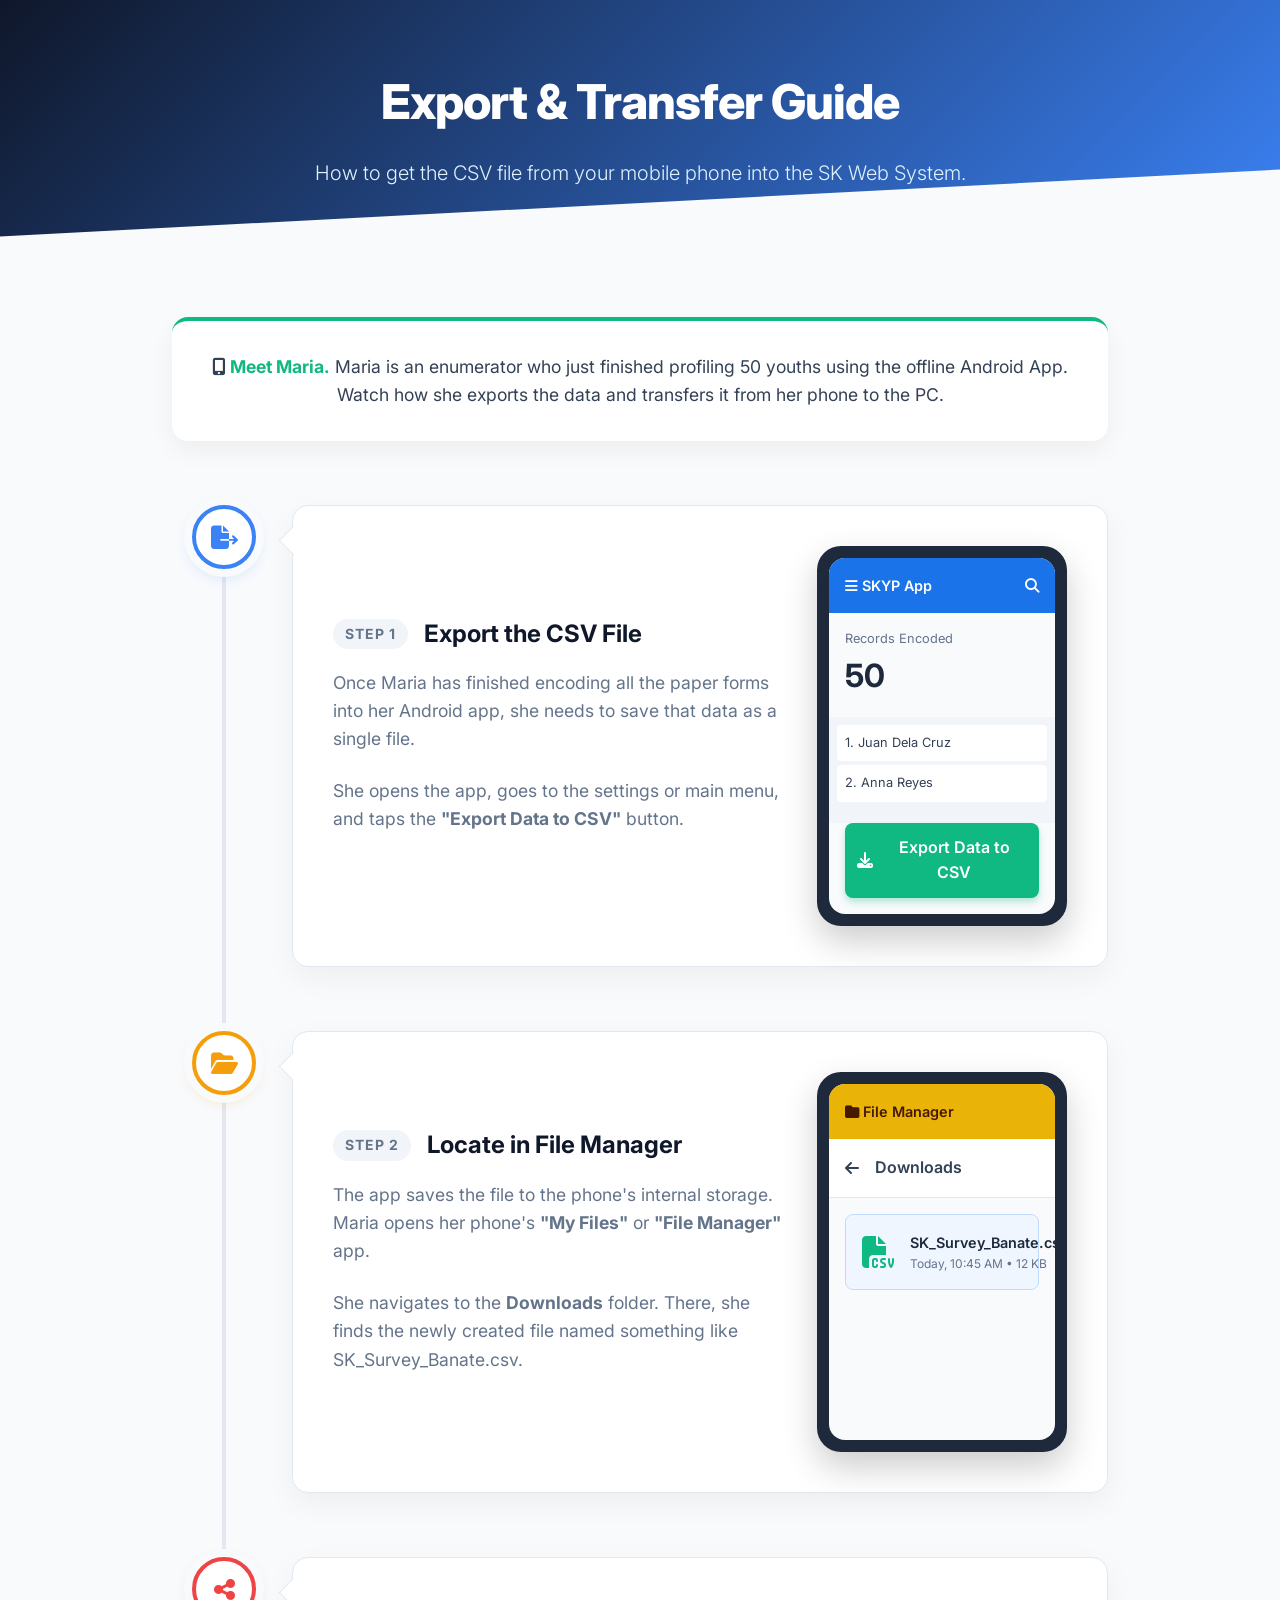
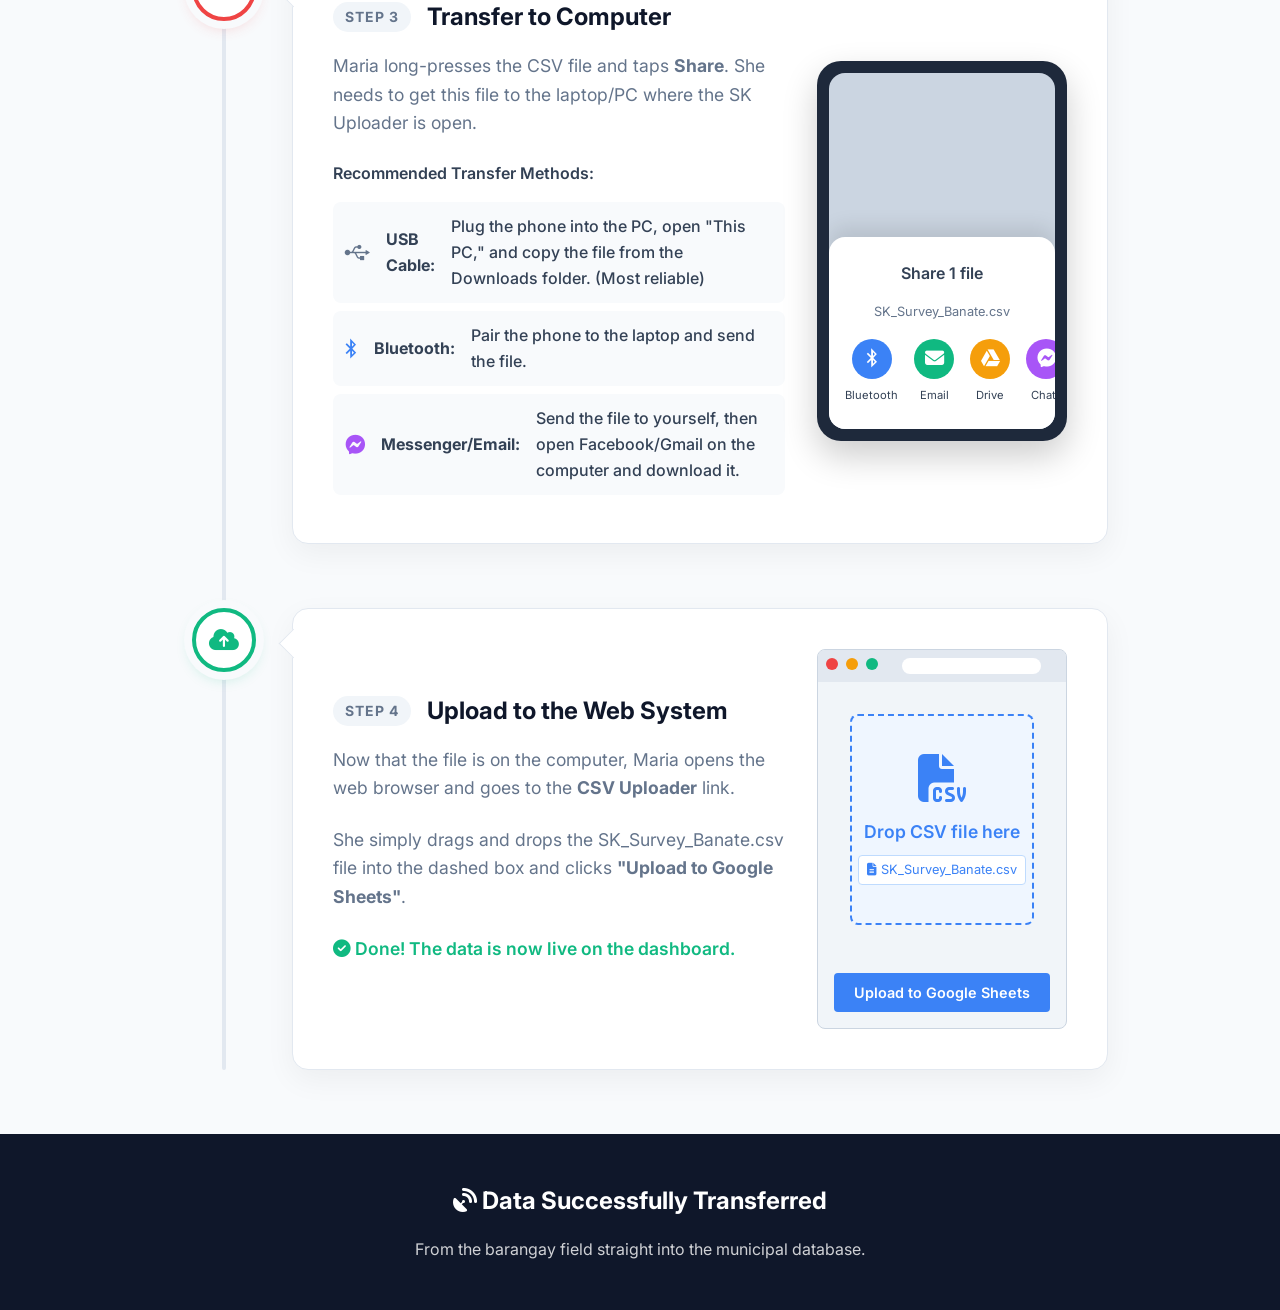
<file: components/SKYP/csv.html>
<!DOCTYPE html>
<html lang="en">
<head>
    <meta charset="UTF-8">
    <meta name="viewport" content="width=device-width, initial-scale=1.0">
    <title>SK Youth Profiling - CSV Transfer Guide</title>
    
    <!-- Google Fonts -->
    <link href="https://fonts.googleapis.com/css2?family=Inter:wght@300;400;500;600;700;800&display=swap" rel="stylesheet">
    
    <!-- FontAwesome Icons -->
    <link rel="stylesheet" href="https://cdnjs.cloudflare.com/ajax/libs/font-awesome/6.4.0/css/all.min.css">

    <style>
        :root {
            --primary: #1a73e8;
            --primary-light: #eff6ff;
            --secondary: #10b981;
            --secondary-light: #ecfdf5;
            --accent: #f59e0b;
            --accent-light: #fffbeb;
            --dark: #0f172a;
            --text-main: #334155;
            --text-muted: #64748b;
            --bg-color: #f8fafc;
        }

        * {
            margin: 0;
            padding: 0;
            box-sizing: border-box;
            font-family: 'Inter', sans-serif;
        }

        body {
            background-color: var(--bg-color);
            color: var(--text-main);
            line-height: 1.6;
            overflow-x: hidden;
        }

        /* Header */
        header {
            background: linear-gradient(135deg, #0f172a 0%, #3b82f6 100%);
            color: white;
            padding: 4rem 2rem;
            text-align: center;
            position: relative;
            overflow: hidden;
        }

        header::after {
            content: '';
            position: absolute;
            bottom: -50px;
            left: 0;
            width: 100%;
            height: 100px;
            background: var(--bg-color);
            transform: skewY(-3deg);
        }

        .header-content {
            position: relative;
            z-index: 1;
            max-width: 800px;
            margin: 0 auto;
        }

        h1 {
            font-size: 3rem;
            font-weight: 800;
            margin-bottom: 1rem;
            letter-spacing: -1px;
        }

        .subtitle {
            font-size: 1.25rem;
            color: #e0f2fe;
            font-weight: 300;
        }

        /* Timeline Container */
        .container {
            max-width: 1000px;
            margin: 4rem auto;
            padding: 0 2rem;
        }

        .intro-box {
            background: white;
            border-radius: 1rem;
            padding: 2rem;
            text-align: center;
            box-shadow: 0 10px 25px rgba(0,0,0,0.05);
            margin-bottom: 4rem;
            border-top: 4px solid var(--secondary);
        }

        .intro-box p {
            font-size: 1.1rem;
            color: var(--text-main);
        }

        .intro-box strong {
            color: var(--secondary);
        }

        /* The Timeline */
        .timeline {
            position: relative;
        }

        .timeline::before {
            content: '';
            position: absolute;
            top: 0;
            bottom: 0;
            left: 50px;
            width: 4px;
            background: #e2e8f0;
            border-radius: 2px;
        }

        .step {
            position: relative;
            margin-bottom: 4rem;
            padding-left: 120px;
            opacity: 0;
            transform: translateY(30px);
            transition: all 0.6s ease;
        }

        .step.visible {
            opacity: 1;
            transform: translateY(0);
        }

        .step-icon {
            position: absolute;
            left: 20px;
            top: 0;
            width: 64px;
            height: 64px;
            background: white;
            border: 4px solid var(--primary);
            border-radius: 50%;
            display: flex;
            align-items: center;
            justify-content: center;
            font-size: 1.5rem;
            color: var(--primary);
            box-shadow: 0 0 0 8px var(--bg-color), 0 5px 15px rgba(26,115,232,0.3);
            z-index: 2;
        }

        /* Alternating Colors for Steps */
        .step:nth-child(1) .step-icon { border-color: #3b82f6; color: #3b82f6; box-shadow: 0 0 0 8px var(--bg-color), 0 5px 15px rgba(59,130,246,0.3); }
        .step:nth-child(2) .step-icon { border-color: var(--accent); color: var(--accent); box-shadow: 0 0 0 8px var(--bg-color), 0 5px 15px rgba(245,158,11,0.3); }
        .step:nth-child(3) .step-icon { border-color: #ef4444; color: #ef4444; box-shadow: 0 0 0 8px var(--bg-color), 0 5px 15px rgba(239,68,68,0.3); }
        .step:nth-child(4) .step-icon { border-color: var(--secondary); color: var(--secondary); box-shadow: 0 0 0 8px var(--bg-color), 0 5px 15px rgba(16,185,129,0.3); }

        .step-content {
            background: white;
            border-radius: 1rem;
            padding: 2.5rem;
            box-shadow: 0 10px 30px rgba(0,0,0,0.05);
            border: 1px solid #e2e8f0;
            position: relative;
            display: grid;
            grid-template-columns: 1fr 250px;
            gap: 2rem;
            align-items: center;
        }

        .step-content::before {
            content: '';
            position: absolute;
            top: 24px;
            left: -10px;
            width: 20px;
            height: 20px;
            background: white;
            transform: rotate(45deg);
            border-bottom: 1px solid #e2e8f0;
            border-left: 1px solid #e2e8f0;
        }

        .step-header {
            display: flex;
            align-items: center;
            gap: 1rem;
            margin-bottom: 1rem;
        }

        .step-num {
            font-size: 0.875rem;
            font-weight: 700;
            text-transform: uppercase;
            letter-spacing: 1px;
            color: var(--text-muted);
            background: #f1f5f9;
            padding: 0.25rem 0.75rem;
            border-radius: 2rem;
        }

        .step-title {
            font-size: 1.5rem;
            font-weight: 700;
            color: var(--dark);
        }

        .step-desc {
            font-size: 1.1rem;
            color: var(--text-muted);
            margin-bottom: 1.5rem;
        }

        /* Phone UI Mockup */
        .mock-phone {
            width: 100%;
            height: 380px;
            background: #1e293b;
            border-radius: 1.5rem;
            padding: 12px;
            box-shadow: 0 15px 35px rgba(0,0,0,0.2);
            position: relative;
        }

        .mock-phone-screen {
            background: #f8fafc;
            width: 100%;
            height: 100%;
            border-radius: 1rem;
            overflow: hidden;
            display: flex;
            flex-direction: column;
            position: relative;
        }

        .mock-app-header {
            background: #1a73e8;
            color: white;
            padding: 1rem;
            font-weight: 600;
            font-size: 0.9rem;
            display: flex;
            justify-content: space-between;
        }

        .mock-btn {
            background: #10b981;
            color: white;
            padding: 0.75rem;
            border-radius: 0.5rem;
            text-align: center;
            font-weight: 600;
            margin: auto 1rem 1rem 1rem;
            box-shadow: 0 4px 6px rgba(16,185,129,0.3);
            display: flex;
            justify-content: center;
            align-items: center;
            gap: 0.5rem;
            animation: pulse 2s infinite;
        }

        @keyframes pulse {
            0% { transform: scale(1); }
            50% { transform: scale(1.05); }
            100% { transform: scale(1); }
        }

        /* File Manager Mockup */
        .mock-folder {
            padding: 1rem;
            border-bottom: 1px solid #e2e8f0;
            display: flex;
            align-items: center;
            gap: 1rem;
            background: white;
        }

        .mock-file {
            background: #eff6ff;
            padding: 1rem;
            margin: 1rem;
            border-radius: 0.5rem;
            border: 1px solid #bfdbfe;
            display: flex;
            align-items: center;
            gap: 1rem;
        }

        /* Share Menu Mockup */
        .mock-share-sheet {
            position: absolute;
            bottom: 0;
            left: 0;
            width: 100%;
            background: white;
            border-radius: 1rem 1rem 0 0;
            padding: 1.5rem 1rem;
            box-shadow: 0 -10px 20px rgba(0,0,0,0.1);
        }

        .share-grid {
            display: grid;
            grid-template-columns: repeat(4, 1fr);
            gap: 1rem;
            text-align: center;
            margin-top: 1rem;
        }

        .share-icon {
            width: 40px;
            height: 40px;
            border-radius: 50%;
            display: flex;
            align-items: center;
            justify-content: center;
            margin: 0 auto 0.5rem auto;
            color: white;
            font-size: 1.2rem;
        }

        /* Web Browser Mockup */
        .mock-browser {
            width: 100%;
            height: 380px;
            background: #f1f5f9;
            border-radius: 0.5rem;
            border: 1px solid #cbd5e1;
            overflow: hidden;
            display: flex;
            flex-direction: column;
        }

        .mock-browser-top {
            background: #e2e8f0;
            padding: 0.5rem;
            display: flex;
            gap: 0.5rem;
        }

        .dot { width: 12px; height: 12px; border-radius: 50%; background: #cbd5e1; }
        .dot.r { background: #ef4444; }
        .dot.y { background: #f59e0b; }
        .dot.g { background: #10b981; }

        .mock-drag-area {
            margin: 2rem;
            border: 2px dashed #3b82f6;
            background: #eff6ff;
            flex-grow: 1;
            border-radius: 0.5rem;
            display: flex;
            flex-direction: column;
            align-items: center;
            justify-content: center;
            color: #3b82f6;
            text-align: center;
        }

        .transfer-methods {
            list-style: none;
            margin-top: 1rem;
        }

        .transfer-methods li {
            padding: 0.75rem;
            background: var(--bg-color);
            margin-bottom: 0.5rem;
            border-radius: 0.5rem;
            display: flex;
            align-items: center;
            gap: 1rem;
            font-weight: 500;
        }

        .transfer-methods i {
            font-size: 1.25rem;
        }

        footer {
            background: var(--dark);
            color: white;
            text-align: center;
            padding: 3rem 2rem;
            margin-top: 4rem;
        }

        @media (max-width: 900px) {
            .step-content {
                grid-template-columns: 1fr;
            }
            .mock-phone, .mock-browser {
                max-width: 300px;
                margin: 0 auto;
            }
        }

        @media (max-width: 768px) {
            .timeline::before { left: 30px; }
            .step { padding-left: 80px; }
            .step-icon { left: 6px; width: 48px; height: 48px; font-size: 1.2rem; }
            .step-content::before { display: none; }
            h1 { font-size: 2.2rem; }
        }
    </style>
</head>
<body>

    <header>
        <div class="header-content">
            <h1>Export & Transfer Guide</h1>
            <p class="subtitle">How to get the CSV file from your mobile phone into the SK Web System.</p>
        </div>
    </header>

    <div class="container">
        <div class="intro-box">
            <p><i class="fas fa-mobile-alt text-secondary me-2"></i> <strong>Meet Maria.</strong> Maria is an enumerator who just finished profiling 50 youths using the offline Android App. Watch how she exports the data and transfers it from her phone to the PC.</p>
        </div>

        <div class="timeline">
            
            <!-- Step 1: Export -->
            <div class="step">
                <div class="step-icon"><i class="fas fa-file-export"></i></div>
                <div class="step-content">
                    <div>
                        <div class="step-header">
                            <span class="step-num">Step 1</span>
                            <h3 class="step-title">Export the CSV File</h3>
                        </div>
                        <p class="step-desc">Once Maria has finished encoding all the paper forms into her Android app, she needs to save that data as a single file.</p>
                        <p class="step-desc">She opens the app, goes to the settings or main menu, and taps the <strong>"Export Data to CSV"</strong> button.</p>
                    </div>
                    
                    <div class="mock-phone">
                        <div class="mock-phone-screen">
                            <div class="mock-app-header">
                                <span><i class="fas fa-bars"></i> SKYP App</span>
                                <span><i class="fas fa-search"></i></span>
                            </div>
                            <div style="padding: 1rem;">
                                <div style="font-size: 0.8rem; color: #64748b;">Records Encoded</div>
                                <div style="font-size: 2rem; font-weight: 700; color: #1e293b;">50</div>
                            </div>
                            <!-- Mock records -->
                            <div style="flex-grow: 1; background: #f1f5f9; padding: 0.5rem;">
                                <div style="background: white; padding: 0.5rem; border-radius: 0.25rem; margin-bottom: 0.25rem; font-size: 0.8rem;">1. Juan Dela Cruz</div>
                                <div style="background: white; padding: 0.5rem; border-radius: 0.25rem; margin-bottom: 0.25rem; font-size: 0.8rem;">2. Anna Reyes</div>
                            </div>
                            <div class="mock-btn">
                                <i class="fas fa-download"></i> Export Data to CSV
                            </div>
                        </div>
                    </div>
                </div>
            </div>

            <!-- Step 2: Locate -->
            <div class="step">
                <div class="step-icon"><i class="fas fa-folder-open"></i></div>
                <div class="step-content">
                    <div>
                        <div class="step-header">
                            <span class="step-num">Step 2</span>
                            <h3 class="step-title">Locate in File Manager</h3>
                        </div>
                        <p class="step-desc">The app saves the file to the phone's internal storage. Maria opens her phone's <strong>"My Files"</strong> or <strong>"File Manager"</strong> app.</p>
                        <p class="step-desc">She navigates to the <strong>Downloads</strong> folder. There, she finds the newly created file named something like <code>SK_Survey_Banate.csv</code>.</p>
                    </div>
                    
                    <div class="mock-phone">
                        <div class="mock-phone-screen">
                            <div class="mock-app-header" style="background: #eab308; color: #451a03;">
                                <span><i class="fas fa-folder"></i> File Manager</span>
                            </div>
                            <div class="mock-folder">
                                <i class="fas fa-arrow-left text-muted"></i>
                                <span style="font-weight: 600;">Downloads</span>
                            </div>
                            <div class="mock-file">
                                <i class="fas fa-file-csv" style="font-size: 2rem; color: #10b981;"></i>
                                <div>
                                    <div style="font-weight: 600; font-size: 0.9rem; color: #1e293b;">SK_Survey_Banate.csv</div>
                                    <div style="font-size: 0.75rem; color: #64748b;">Today, 10:45 AM • 12 KB</div>
                                </div>
                            </div>
                        </div>
                    </div>
                </div>
            </div>

            <!-- Step 3: Transfer -->
            <div class="step">
                <div class="step-icon"><i class="fas fa-share-nodes"></i></div>
                <div class="step-content">
                    <div>
                        <div class="step-header">
                            <span class="step-num">Step 3</span>
                            <h3 class="step-title">Transfer to Computer</h3>
                        </div>
                        <p class="step-desc">Maria long-presses the CSV file and taps <strong>Share</strong>. She needs to get this file to the laptop/PC where the SK Uploader is open.</p>
                        
                        <p style="font-weight: 600; margin-top: 1rem;">Recommended Transfer Methods:</p>
                        <ul class="transfer-methods">
                            <li><i class="fab fa-usb" style="color: #64748b;"></i> <strong>USB Cable:</strong> Plug the phone into the PC, open "This PC," and copy the file from the Downloads folder. (Most reliable)</li>
                            <li><i class="fab fa-bluetooth-b" style="color: #3b82f6;"></i> <strong>Bluetooth:</strong> Pair the phone to the laptop and send the file.</li>
                            <li><i class="fab fa-facebook-messenger" style="color: #a855f7;"></i> <strong>Messenger/Email:</strong> Send the file to yourself, then open Facebook/Gmail on the computer and download it.</li>
                        </ul>
                    </div>
                    
                    <div class="mock-phone">
                        <div class="mock-phone-screen" style="background: #cbd5e1;">
                            <div class="mock-share-sheet">
                                <div style="text-align: center; font-weight: 600; margin-bottom: 1rem;">Share 1 file</div>
                                <div style="font-size: 0.8rem; text-align: center; color: #64748b; margin-bottom: 1rem;">SK_Survey_Banate.csv</div>
                                
                                <div class="share-grid">
                                    <div>
                                        <div class="share-icon" style="background: #3b82f6;"><i class="fab fa-bluetooth-b"></i></div>
                                        <div style="font-size: 0.7rem;">Bluetooth</div>
                                    </div>
                                    <div>
                                        <div class="share-icon" style="background: #10b981;"><i class="fas fa-envelope"></i></div>
                                        <div style="font-size: 0.7rem;">Email</div>
                                    </div>
                                    <div>
                                        <div class="share-icon" style="background: #f59e0b;"><i class="fab fa-google-drive"></i></div>
                                        <div style="font-size: 0.7rem;">Drive</div>
                                    </div>
                                    <div>
                                        <div class="share-icon" style="background: #a855f7;"><i class="fab fa-facebook-messenger"></i></div>
                                        <div style="font-size: 0.7rem;">Chats</div>
                                    </div>
                                </div>
                            </div>
                        </div>
                    </div>
                </div>
            </div>

            <!-- Step 4: Upload -->
            <div class="step">
                <div class="step-icon"><i class="fas fa-cloud-upload-alt"></i></div>
                <div class="step-content">
                    <div>
                        <div class="step-header">
                            <span class="step-num">Step 4</span>
                            <h3 class="step-title">Upload to the Web System</h3>
                        </div>
                        <p class="step-desc">Now that the file is on the computer, Maria opens the web browser and goes to the <strong>CSV Uploader</strong> link.</p>
                        <p class="step-desc">She simply drags and drops the <code>SK_Survey_Banate.csv</code> file into the dashed box and clicks <strong>"Upload to Google Sheets"</strong>.</p>
                        <p class="step-desc" style="color: #10b981; font-weight: 600;"><i class="fas fa-check-circle"></i> Done! The data is now live on the dashboard.</p>
                    </div>
                    
                    <div class="mock-browser">
                        <div class="mock-browser-top">
                            <div class="dot r"></div><div class="dot y"></div><div class="dot g"></div>
                            <div style="background: white; border-radius: 1rem; width: 60%; height: 16px; margin-left: 1rem;"></div>
                        </div>
                        <div class="mock-drag-area">
                            <i class="fas fa-file-csv" style="font-size: 3rem; margin-bottom: 1rem;"></i>
                            <div style="font-weight: 600; font-size: 1.1rem;">Drop CSV file here</div>
                            <div style="font-size: 0.8rem; margin-top: 0.5rem; background: white; padding: 0.25rem 0.5rem; border-radius: 0.25rem; border: 1px solid #bfdbfe;">
                                <i class="fas fa-file-alt"></i> SK_Survey_Banate.csv
                            </div>
                        </div>
                        <div style="padding: 1rem;">
                            <div style="background: #3b82f6; color: white; text-align: center; padding: 0.5rem; border-radius: 0.25rem; font-size: 0.9rem; font-weight: 600;">
                                Upload to Google Sheets
                            </div>
                        </div>
                    </div>
                </div>
            </div>

        </div>
    </div>

    <footer>
        <h2><i class="fas fa-satellite-dish text-secondary"></i> Data Successfully Transferred</h2>
        <p style="opacity: 0.8; margin-top: 1rem;">From the barangay field straight into the municipal database.</p>
    </footer>

    <script>
        document.addEventListener("DOMContentLoaded", function() {
            const steps = document.querySelectorAll('.step');
            
            const observer = new IntersectionObserver((entries) => {
                entries.forEach(entry => {
                    if (entry.isIntersecting) {
                        entry.target.classList.add('visible');
                    }
                });
            }, {
                threshold: 0.2 
            });

            steps.forEach(step => {
                observer.observe(step);
            });
        });
    </script>
</body>
</html>
</file>
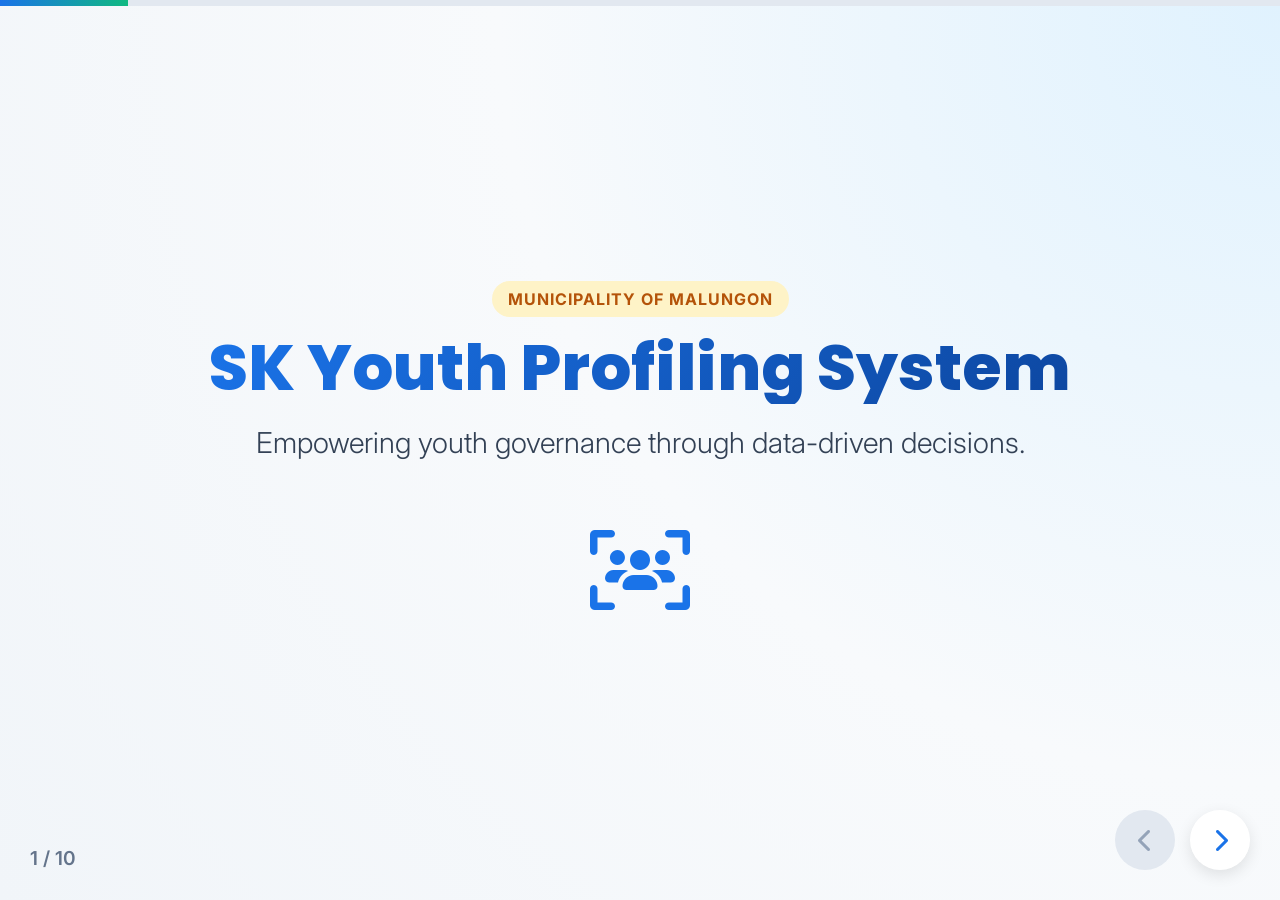
<file: components/SKYP/SKYPPresent.html>
<!DOCTYPE html>
<html lang="en">
<head>
    <meta charset="UTF-8">
    <meta name="viewport" content="width=device-width, initial-scale=1.0">
    <title>SK Youth Profiling System - Training Presentation</title>
    
    <!-- Google Fonts -->
    <link href="https://fonts.googleapis.com/css2?family=Inter:wght@300;400;600;800&family=Poppins:wght@500;700;800&display=swap" rel="stylesheet">
    
    <!-- FontAwesome Icons -->
    <link rel="stylesheet" href="https://cdnjs.cloudflare.com/ajax/libs/font-awesome/6.4.0/css/all.min.css">

    <style>
        :root {
            --primary: #1a73e8;
            --primary-dark: #0d47a1;
            --secondary: #10b981;
            --accent: #f59e0b;
            --dark: #0f172a;
            --light: #f8fafc;
            --text-main: #334155;
            --text-muted: #64748b;
        }

        * {
            margin: 0;
            padding: 0;
            box-sizing: border-box;
        }

        body, html {
            width: 100%;
            height: 100%;
            font-family: 'Inter', sans-serif;
            background-color: var(--light);
            overflow: hidden; /* Hide scrollbars for presentation mode */
            color: var(--text-main);
        }

        /* Presentation Container */
        .presentation-container {
            width: 100vw;
            height: 100vh;
            position: relative;
            background: radial-gradient(circle at top right, #e0f2fe 0%, #f8fafc 50%, #f1f5f9 100%);
        }

        /* Progress Bar */
        .progress-bar-container {
            position: fixed;
            top: 0;
            left: 0;
            width: 100%;
            height: 6px;
            background: #e2e8f0;
            z-index: 1000;
        }

        .progress-bar {
            height: 100%;
            background: linear-gradient(90deg, var(--primary), var(--secondary));
            width: 0%;
            transition: width 0.4s ease-out;
        }

        /* Slide Core Styles */
        .slide {
            position: absolute;
            top: 0;
            left: 0;
            width: 100%;
            height: 100%;
            display: flex;
            flex-direction: column;
            justify-content: center;
            align-items: center;
            padding: 4rem;
            opacity: 0;
            visibility: hidden;
            transform: scale(0.95) translateY(20px);
            transition: opacity 0.6s ease, transform 0.6s ease, visibility 0.6s;
            z-index: 1;
        }

        .slide.active {
            opacity: 1;
            visibility: visible;
            transform: scale(1) translateY(0);
            z-index: 10;
        }

        /* Typography */
        h1, h2, h3 {
            font-family: 'Poppins', sans-serif;
            color: var(--dark);
            text-align: center;
        }

        h1 {
            font-size: 4rem;
            font-weight: 800;
            line-height: 1.1;
            margin-bottom: 1rem;
            background: linear-gradient(135deg, var(--primary), var(--primary-dark));
            -webkit-background-clip: text;
            -webkit-text-fill-color: transparent;
        }

        h2 {
            font-size: 3rem;
            margin-bottom: 2rem;
            color: var(--primary-dark);
        }

        p {
            font-size: 1.5rem;
            line-height: 1.6;
            text-align: center;
            max-width: 900px;
            margin-bottom: 1.5rem;
            color: var(--text-main);
        }

        /* Layout Utilities */
        .grid-2 {
            display: grid;
            grid-template-columns: 1fr 1fr;
            gap: 3rem;
            width: 100%;
            max-width: 1200px;
            margin-top: 2rem;
        }

        .grid-4 {
            display: grid;
            grid-template-columns: repeat(4, 1fr);
            gap: 2rem;
            width: 100%;
            max-width: 1200px;
            margin-top: 2rem;
        }

        /* Cards & Elements */
        .feature-card {
            background: white;
            padding: 2.5rem;
            border-radius: 1.5rem;
            box-shadow: 0 10px 25px rgba(0,0,0,0.05);
            text-align: center;
            border: 1px solid #e2e8f0;
            transition: transform 0.3s;
        }

        .feature-card:hover {
            transform: translateY(-10px);
            box-shadow: 0 20px 40px rgba(0,0,0,0.1);
        }

        .feature-icon {
            font-size: 4rem;
            margin-bottom: 1.5rem;
            color: var(--primary);
        }

        .feature-title {
            font-size: 1.5rem;
            font-weight: 700;
            margin-bottom: 1rem;
            color: var(--dark);
        }

        .feature-text {
            font-size: 1.1rem;
            color: var(--text-muted);
        }

        /* Lists */
        .styled-list {
            list-style: none;
            text-align: left;
            font-size: 1.5rem;
        }

        .styled-list li {
            margin-bottom: 1.5rem;
            display: flex;
            align-items: center;
            gap: 1.5rem;
            background: white;
            padding: 1.5rem;
            border-radius: 1rem;
            box-shadow: 0 4px 6px rgba(0,0,0,0.02);
            border-left: 5px solid var(--primary);
        }

        .styled-list i {
            color: var(--secondary);
            font-size: 2rem;
            min-width: 40px;
            text-align: center;
        }

        /* Process Flow Diagram */
        .process-flow {
            display: flex;
            align-items: center;
            justify-content: space-between;
            width: 100%;
            max-width: 1200px;
            margin-top: 3rem;
            position: relative;
        }

        .process-flow::before {
            content: '';
            position: absolute;
            top: 50%;
            left: 5%;
            width: 90%;
            height: 4px;
            background: #cbd5e1;
            z-index: 0;
            transform: translateY(-50%);
        }

        .process-step {
            position: relative;
            z-index: 1;
            display: flex;
            flex-direction: column;
            align-items: center;
            background: var(--light);
            padding: 1rem;
        }

        .step-circle {
            width: 100px;
            height: 100px;
            background: white;
            border: 4px solid var(--primary);
            border-radius: 50%;
            display: flex;
            align-items: center;
            justify-content: center;
            font-size: 2.5rem;
            color: var(--primary);
            box-shadow: 0 10px 20px rgba(26,115,232,0.2);
            margin-bottom: 1rem;
        }

        .step-label {
            font-weight: 700;
            font-size: 1.2rem;
            color: var(--dark);
        }

        /* Controls */
        .controls {
            position: fixed;
            bottom: 30px;
            right: 30px;
            display: flex;
            gap: 15px;
            z-index: 1000;
        }

        .btn-nav {
            background: white;
            border: none;
            width: 60px;
            height: 60px;
            border-radius: 50%;
            font-size: 1.5rem;
            color: var(--primary);
            box-shadow: 0 5px 15px rgba(0,0,0,0.1);
            cursor: pointer;
            display: flex;
            align-items: center;
            justify-content: center;
            transition: all 0.2s;
        }

        .btn-nav:hover {
            background: var(--primary);
            color: white;
            transform: scale(1.1);
        }

        .btn-nav:disabled {
            background: #e2e8f0;
            color: #94a3b8;
            cursor: not-allowed;
            transform: none;
            box-shadow: none;
        }

        .slide-counter {
            position: fixed;
            bottom: 30px;
            left: 30px;
            font-size: 1.2rem;
            font-weight: 600;
            color: var(--text-muted);
            z-index: 1000;
        }

        /* Badge for highlights */
        .badge {
            background: #fef3c7;
            color: #b45309;
            padding: 0.5rem 1rem;
            border-radius: 2rem;
            font-size: 1rem;
            font-weight: 700;
            text-transform: uppercase;
            letter-spacing: 1px;
            margin-bottom: 1rem;
            display: inline-block;
        }

        /* Animations for child elements */
        .slide.active .fade-up {
            animation: fadeUp 0.8s ease forwards;
            opacity: 0;
        }

        .delay-1 { animation-delay: 0.2s; }
        .delay-2 { animation-delay: 0.4s; }
        .delay-3 { animation-delay: 0.6s; }
        .delay-4 { animation-delay: 0.8s; }

        @keyframes fadeUp {
            from { opacity: 0; transform: translateY(30px); }
            to { opacity: 1; transform: translateY(0); }
        }

    </style>
</head>
<body>

    <div class="progress-bar-container">
        <div class="progress-bar" id="progressBar"></div>
    </div>

    <div class="slide-counter" id="slideCounter">1 / 10</div>

    <div class="controls">
        <button class="btn-nav" id="prevBtn" onclick="prevSlide()" title="Previous Slide (Left Arrow)"><i class="fas fa-chevron-left"></i></button>
        <button class="btn-nav" id="nextBtn" onclick="nextSlide()" title="Next Slide (Right Arrow/Space)"><i class="fas fa-chevron-right"></i></button>
    </div>

    <div class="presentation-container">

        <!-- Slide 1: Title -->
        <div class="slide active">
            <span class="badge fade-up">Municipality of Malungon</span>
            <h1 class="fade-up delay-1">SK Youth Profiling System</h1>
            <p class="fade-up delay-2" style="font-size: 1.8rem; font-weight: 300;">Empowering youth governance through data-driven decisions.</p>
            <div class="fade-up delay-3" style="font-size: 5rem; color: var(--primary); margin-top: 2rem;">
                <i class="fas fa-users-viewfinder"></i>
            </div>
        </div>

        <!-- Slide 2: Why are we here? -->
        <div class="slide">
            <h2>Why do we need this system?</h2>
            <div class="grid-2">
                <div class="feature-card fade-up delay-1">
                    <i class="fas fa-bullseye feature-icon"></i>
                    <div class="feature-title">Targeted Programs</div>
                    <div class="feature-text">Stop guessing. We need to know exactly what the youth need (e.g., jobs, education, sports) to allocate the SK budget effectively.</div>
                </div>
                <div class="feature-card fade-up delay-2">
                    <i class="fas fa-database feature-icon"></i>
                    <div class="feature-title">Centralized Registry</div>
                    <div class="feature-text">Move away from scattered papers. Maintain a secure, centralized database of all Katipunan ng Kabataan (KK) members.</div>
                </div>
                <div class="feature-card fade-up delay-3">
                    <i class="fas fa-bolt feature-icon text-warning"></i>
                    <div class="feature-title">Efficiency</div>
                    <div class="feature-text">Automated age calculation, standardized demographics, and real-time generation of municipal and barangay-level reports.</div>
                </div>
                <div class="feature-card fade-up delay-4">
                    <i class="fas fa-shield-halved feature-icon" style="color: var(--secondary);"></i>
                    <div class="feature-title">Data Privacy</div>
                    <div class="feature-text">Compliant with RA 10173 (Data Privacy Act). Secure handling of sensitive youth profiles and demographics.</div>
                </div>
            </div>
        </div>

        <!-- Slide 3: The 4-Step Process -->
        <div class="slide">
            <h2>The System Workflow</h2>
            <p>A seamless connection from groundwork to executive dashboards.</p>
            
            <div class="process-flow fade-up delay-1">
                <div class="process-step">
                    <div class="step-circle"><i class="fas fa-print"></i></div>
                    <div class="step-label">1. Generate</div>
                    <div class="feature-text text-center mt-2" style="font-size: 1rem;">QR-Coded Forms</div>
                </div>
                <div class="process-step delay-2">
                    <div class="step-circle" style="border-color: var(--accent); color: var(--accent);"><i class="fas fa-mobile-screen-button"></i></div>
                    <div class="step-label">2. Collect</div>
                    <div class="feature-text text-center mt-2" style="font-size: 1rem;">Android App / Paper</div>
                </div>
                <div class="process-step delay-3">
                    <div class="step-circle" style="border-color: var(--secondary); color: var(--secondary);"><i class="fas fa-cloud-arrow-up"></i></div>
                    <div class="step-label">3. Upload</div>
                    <div class="feature-text text-center mt-2" style="font-size: 1rem;">CSV to Cloud</div>
                </div>
                <div class="process-step delay-4">
                    <div class="step-circle" style="border-color: var(--dark); color: var(--dark);"><i class="fas fa-chart-pie"></i></div>
                    <div class="step-label">4. Analyze</div>
                    <div class="feature-text text-center mt-2" style="font-size: 1rem;">Dashboard & Reports</div>
                </div>
            </div>
        </div>

        <!-- Slide 4: Step 1 Generate -->
        <div class="slide">
            <span class="badge fade-up">Step 1</span>
            <h2 class="fade-up delay-1">Form Generator</h2>
            <p class="fade-up delay-2">We start by generating serialized, trackable physical forms for the enumerators.</p>
            
            <ul class="styled-list fade-up delay-3" style="max-width: 800px; margin: 0 auto;">
                <li><i class="fas fa-qrcode"></i> <strong>Unique QR Codes & Control Numbers</strong> (e.g., SK-Mal-01-25-00001) track every single paper form.</li>
                <li><i class="fas fa-map-location-dot"></i> <strong>Barangay Specific</strong>: Select the Barangay and Year, and the system customizes the forms instantly.</li>
                <li><i class="fas fa-layer-group"></i> <strong>Batch Printing</strong>: Generate 50, 100, or 500 forms at once, perfectly formatted for standard legal paper.</li>
            </ul>
        </div>

        <!-- Slide 5: Step 2 Collect -->
        <div class="slide">
            <span class="badge fade-up">Step 2</span>
            <h2 class="fade-up delay-1">Data Collection (Groundwork)</h2>
            <p class="fade-up delay-2">Enumerators head to the field to profile the youth.</p>
            
            <div class="grid-2 fade-up delay-3">
                <div class="feature-card">
                    <i class="fas fa-clipboard-user feature-icon text-dark"></i>
                    <div class="feature-title">Paper Profiling</div>
                    <div class="feature-text text-left">
                        Using the generated forms, enumerators capture critical data: Education, Employment, Youth Sector, Income, and specifically, <strong>Tribal Affiliation</strong> and <strong>Languages Spoken</strong>.
                    </div>
                </div>
                <div class="feature-card">
                    <i class="fab fa-android feature-icon" style="color: #3DDC84;"></i>
                    <div class="feature-title">Android App Encoding</div>
                    <div class="feature-text text-left">
                        Data is entered into the customized offline Android App. The app uses strict drop-downs (to prevent typos) and exports a clean <code>.csv</code> file when finished.
                    </div>
                </div>
            </div>
        </div>

        <!-- Slide 6: Step 3 Upload -->
        <div class="slide">
            <span class="badge fade-up">Step 3</span>
            <h2 class="fade-up delay-1">Cloud Uploader</h2>
            <p class="fade-up delay-2">Moving the data from the Android device to the Central Database.</p>
            
            <ul class="styled-list fade-up delay-3" style="max-width: 900px; margin: 0 auto;">
                <li><i class="fas fa-file-csv"></i> <strong>Drag & Drop CSV</strong>: Simply upload the file exported from the app (e.g., <code>SK_Survey_Banate.csv</code>).</li>
                <li><i class="fas fa-microchip"></i> <strong>Auto-Decoding</strong>: The system automatically translates app codes (e.g., "M" &rarr; "Male", "BLA" &rarr; "Blaan") into readable formats.</li>
                <li><i class="fas fa-receipt text-success"></i> <strong>Digital Receipts</strong>: Generates an upload receipt PDF showing the timestamp, barangay, and total respondents appended.</li>
            </ul>
        </div>

        <!-- Slide 7: Step 4 Dashboard -->
        <div class="slide">
            <span class="badge fade-up">Step 4</span>
            <h2 class="fade-up delay-1">Management Dashboard (SKYMS)</h2>
            <p class="fade-up delay-2">The command center for SK Officials and Local Youth Development Officers.</p>
            
            <div class="grid-4 fade-up delay-3">
                <div class="feature-card" style="padding: 1.5rem;">
                    <i class="fas fa-filter feature-icon" style="font-size: 2.5rem;"></i>
                    <div class="feature-title" style="font-size: 1.2rem;">Live Filtering</div>
                    <div class="feature-text" style="font-size: 0.9rem;">Instantly sort by Barangay, Sex, Tribe, or Eligibility (15-30 vs Over-aged).</div>
                </div>
                <div class="feature-card" style="padding: 1.5rem;">
                    <i class="fas fa-chart-line feature-icon" style="font-size: 2.5rem; color: var(--secondary);"></i>
                    <div class="feature-title" style="font-size: 1.2rem;">Visual Analytics</div>
                    <div class="feature-text" style="font-size: 0.9rem;">Auto-generated charts for Employment, Education, and Youth Sector distribution.</div>
                </div>
                <div class="feature-card" style="padding: 1.5rem;">
                    <i class="fas fa-address-book feature-icon" style="font-size: 2.5rem; color: var(--accent);"></i>
                    <div class="feature-title" style="font-size: 1.2rem;">Youth Registry</div>
                    <div class="feature-text" style="font-size: 0.9rem;">A searchable master list. Click any name to view their complete individual profile.</div>
                </div>
                <div class="feature-card" style="padding: 1.5rem;">
                    <i class="fas fa-file-pdf feature-icon" style="font-size: 2.5rem; color: #ef4444;"></i>
                    <div class="feature-title" style="font-size: 1.2rem;">1-Click Reports</div>
                    <div class="feature-text" style="font-size: 0.9rem;">Generate print-ready Master Lists and Statistical Summaries with official letterheads.</div>
                </div>
            </div>
        </div>

        <!-- Slide 8: Data Privacy -->
        <div class="slide">
            <h2><i class="fas fa-lock text-warning"></i> A Note on Data Privacy</h2>
            <div class="feature-card fade-up delay-1" style="max-width: 800px; margin: 0 auto; text-align: left; background: #fffbeb; border-color: #fde68a;">
                <h3 style="text-align: left; color: #b45309; margin-bottom: 1rem;">Republic Act No. 10173 (Data Privacy Act of 2012)</h3>
                <p style="font-size: 1.2rem; text-align: left; color: #92400e; margin-bottom: 1rem;">
                    As enumerators and officials, you are handling sensitive personal information (income, civil status, contact details).
                </p>
                <ul style="margin-left: 1.5rem; font-size: 1.1rem; color: #92400e;">
                    <li style="margin-bottom: 0.5rem;">Never share raw data or CSV files outside the official system.</li>
                    <li style="margin-bottom: 0.5rem;">Ensure respondents sign the Data Privacy Consent block on the paper form.</li>
                    <li>Data is used <strong>strictly</strong> for youth development planning and policy formulation.</li>
                </ul>
            </div>
        </div>

        <!-- Slide 9: Next Steps for Enumerators -->
        <div class="slide">
            <span class="badge fade-up">Your Role</span>
            <h2 class="fade-up delay-1">Action Plan for Enumerators</h2>
            
            <ul class="styled-list fade-up delay-2" style="max-width: 800px; margin: 0 auto;">
                <li><i class="fas fa-1"></i> <strong>Claim Your Forms</strong>: Get your batch of serialized forms from the SK Secretary.</li>
                <li><i class="fas fa-2"></i> <strong>Conduct Profiling</strong>: Ensure forms are filled out legibly and completely, especially the consent signature.</li>
                <li><i class="fas fa-3"></i> <strong>Encode Accurately</strong>: Transfer data carefully to the Android App to ensure our charts and reports are 100% accurate.</li>
                <li><i class="fas fa-4"></i> <strong>Submit</strong>: Export the CSV and assist in uploading it via the cloud portal.</li>
            </ul>
        </div>

        <!-- Slide 10: Conclusion -->
        <div class="slide">
            <div class="fade-up" style="font-size: 6rem; color: var(--primary); margin-bottom: 2rem;">
                <i class="fas fa-hands-holding-circle"></i>
            </div>
            <h1 class="fade-up delay-1">Let's Get to Work!</h1>
            <p class="fade-up delay-2">Better data means better programs for the youth of Malungon.</p>
            
            <div class="fade-up delay-3" style="margin-top: 3rem;">
                <button style="padding: 1rem 2rem; font-size: 1.5rem; background: var(--primary); color: white; border: none; border-radius: 3rem; cursor: pointer; font-weight: 700; box-shadow: 0 10px 20px rgba(26,115,232,0.3);" onclick="currentSlide=0; showSlide(currentSlide);">
                    <i class="fas fa-rotate-left me-2"></i> Restart Presentation
                </button>
            </div>
        </div>

    </div>

    <script>
        const slides = document.querySelectorAll('.slide');
        const progressBar = document.getElementById('progressBar');
        const slideCounter = document.getElementById('slideCounter');
        const prevBtn = document.getElementById('prevBtn');
        const nextBtn = document.getElementById('nextBtn');
        
        let currentSlide = 0;
        const totalSlides = slides.length;

        function showSlide(index) {
            // Boundary checks
            if (index < 0) currentSlide = 0;
            if (index >= totalSlides) currentSlide = totalSlides - 1;

            // Remove active class from all
            slides.forEach(slide => slide.classList.remove('active'));
            
            // Add active to current
            slides[currentSlide].classList.add('active');

            // Update UI
            updateProgress();
            updateControls();
        }

        function nextSlide() {
            if (currentSlide < totalSlides - 1) {
                currentSlide++;
                showSlide(currentSlide);
            }
        }

        function prevSlide() {
            if (currentSlide > 0) {
                currentSlide--;
                showSlide(currentSlide);
            }
        }

        function updateProgress() {
            const progress = ((currentSlide + 1) / totalSlides) * 100;
            progressBar.style.width = `${progress}%`;
            slideCounter.textContent = `${currentSlide + 1} / ${totalSlides}`;
        }

        function updateControls() {
            prevBtn.disabled = currentSlide === 0;
            nextBtn.disabled = currentSlide === totalSlides - 1;
        }

        // Keyboard Navigation
        document.addEventListener('keydown', (e) => {
            if (e.key === 'ArrowRight' || e.key === ' ') {
                nextSlide();
            } else if (e.key === 'ArrowLeft') {
                prevSlide();
            }
        });

        // Touch Navigation (Swipe)
        let touchStartX = 0;
        let touchEndX = 0;

        document.addEventListener('touchstart', e => {
            touchStartX = e.changedTouches[0].screenX;
        });

        document.addEventListener('touchend', e => {
            touchEndX = e.changedTouches[0].screenX;
            handleSwipe();
        });

        function handleSwipe() {
            const threshold = 50;
            if (touchStartX - touchEndX > threshold) {
                nextSlide(); // Swipe Left
            }
            if (touchEndX - touchStartX > threshold) {
                prevSlide(); // Swipe Right
            }
        }

        // Initialize first slide
        showSlide(currentSlide);
    </script>
</body>
</html>
</file>
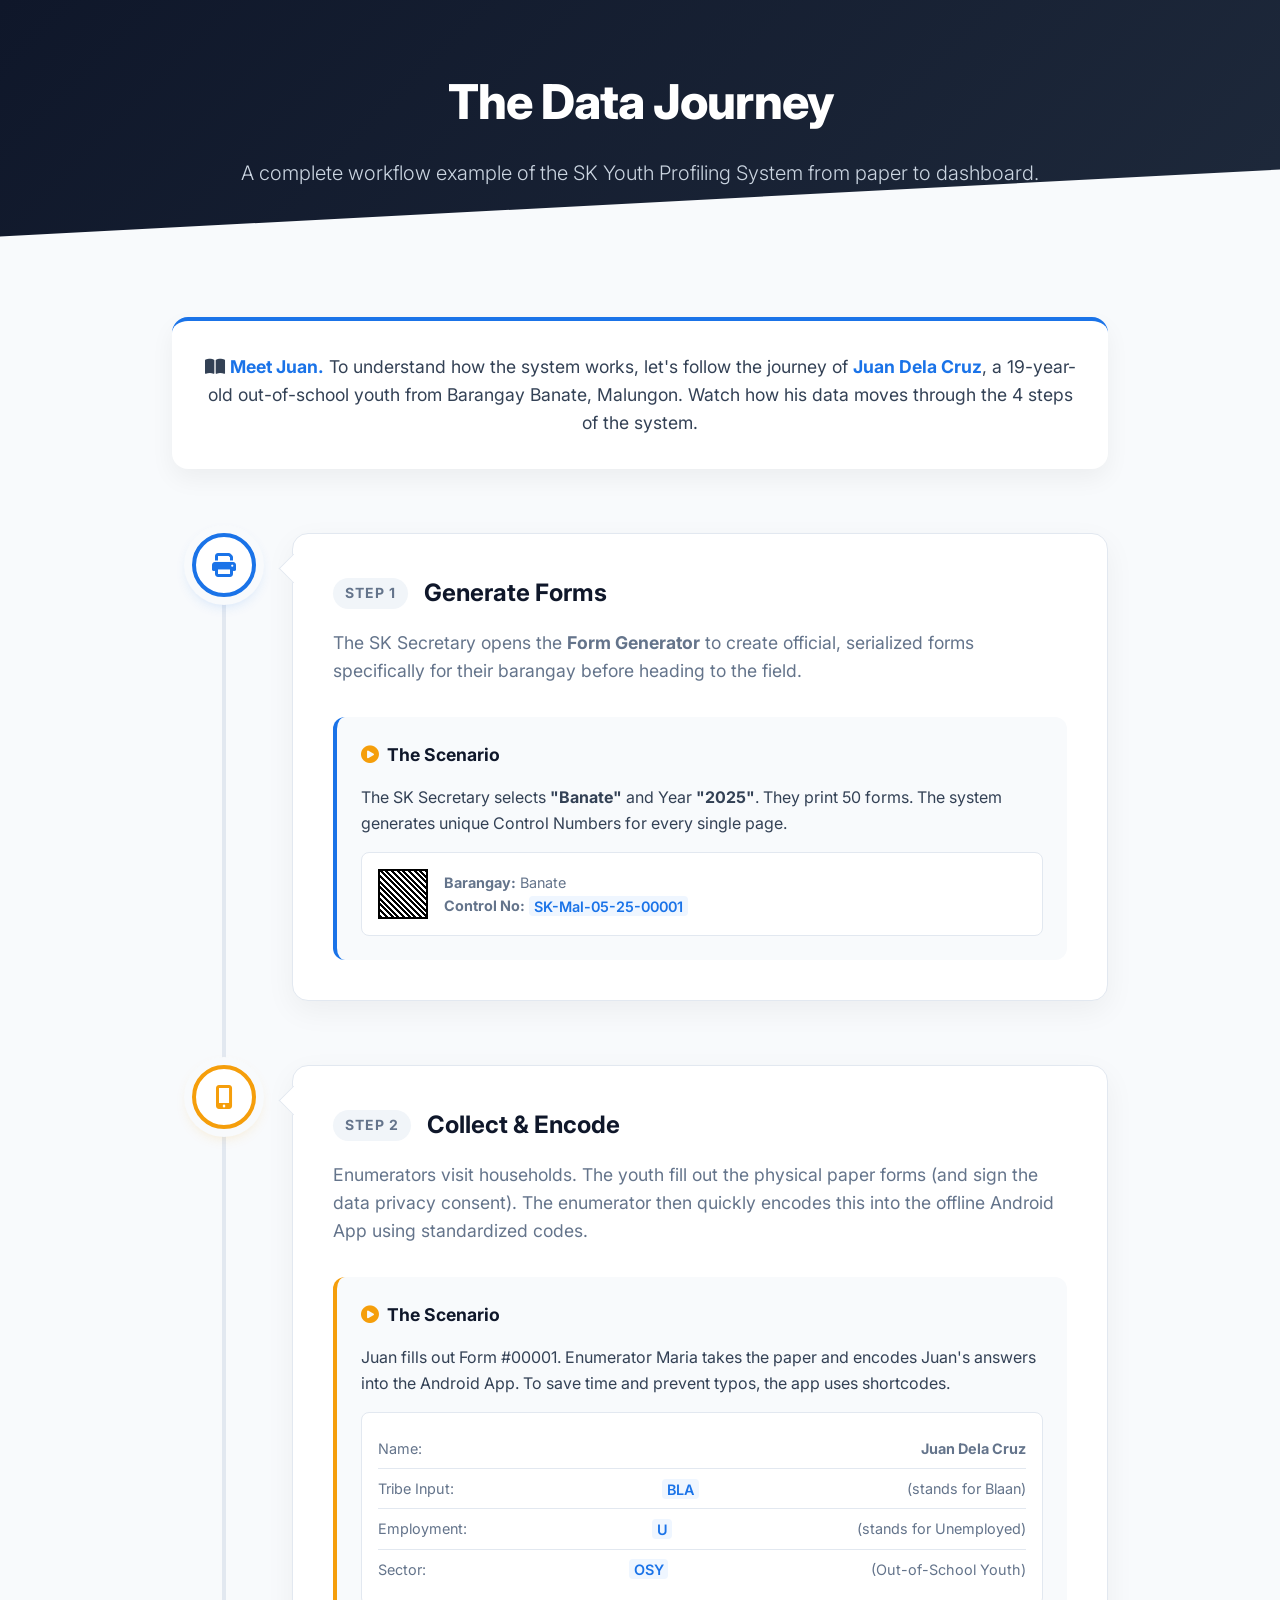
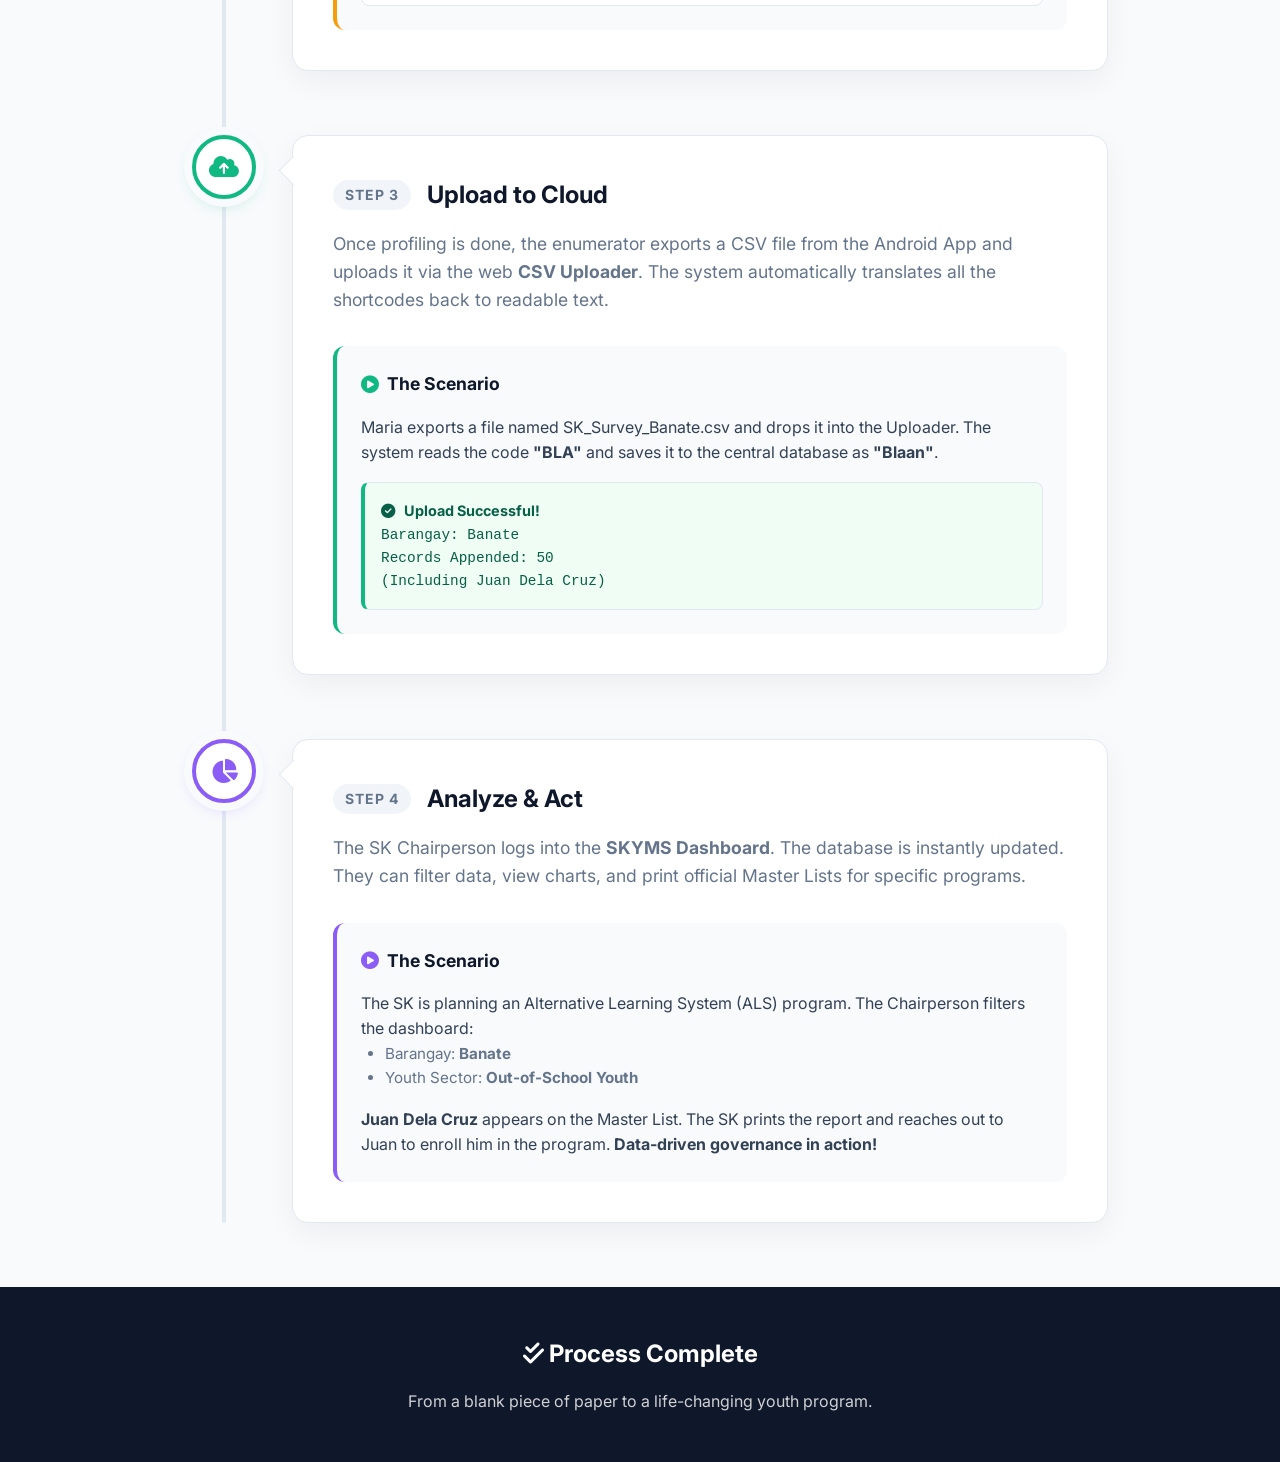
<file: components/SKYP/WorkflowSKYP.html>
<!DOCTYPE html>
<html lang="en">
<head>
    <meta charset="UTF-8">
    <meta name="viewport" content="width=device-width, initial-scale=1.0">
    <title>SK Youth Profiling - Workflow Guide</title>
    
    <!-- Google Fonts -->
    <link href="https://fonts.googleapis.com/css2?family=Inter:wght@300;400;500;600;700;800&display=swap" rel="stylesheet">
    
    <!-- FontAwesome Icons -->
    <link rel="stylesheet" href="https://cdnjs.cloudflare.com/ajax/libs/font-awesome/6.4.0/css/all.min.css">

    <style>
        :root {
            --primary: #1a73e8;
            --primary-light: #eff6ff;
            --secondary: #10b981;
            --secondary-light: #ecfdf5;
            --accent: #f59e0b;
            --accent-light: #fffbeb;
            --dark: #0f172a;
            --text-main: #334155;
            --text-muted: #64748b;
            --bg-color: #f8fafc;
        }

        * {
            margin: 0;
            padding: 0;
            box-sizing: border-box;
            font-family: 'Inter', sans-serif;
        }

        body {
            background-color: var(--bg-color);
            color: var(--text-main);
            line-height: 1.6;
            overflow-x: hidden;
        }

        /* Header */
        header {
            background: linear-gradient(135deg, var(--dark) 0%, #1e293b 100%);
            color: white;
            padding: 4rem 2rem;
            text-align: center;
            position: relative;
            overflow: hidden;
        }

        header::after {
            content: '';
            position: absolute;
            bottom: -50px;
            left: 0;
            width: 100%;
            height: 100px;
            background: var(--bg-color);
            transform: skewY(-3deg);
        }

        .header-content {
            position: relative;
            z-index: 1;
            max-width: 800px;
            margin: 0 auto;
        }

        h1 {
            font-size: 3rem;
            font-weight: 800;
            margin-bottom: 1rem;
            letter-spacing: -1px;
        }

        .subtitle {
            font-size: 1.25rem;
            color: #cbd5e1;
            font-weight: 300;
        }

        /* Timeline Container */
        .container {
            max-width: 1000px;
            margin: 4rem auto;
            padding: 0 2rem;
        }

        .intro-box {
            background: white;
            border-radius: 1rem;
            padding: 2rem;
            text-align: center;
            box-shadow: 0 10px 25px rgba(0,0,0,0.05);
            margin-bottom: 4rem;
            border-top: 4px solid var(--primary);
        }

        .intro-box p {
            font-size: 1.1rem;
            color: var(--text-main);
        }

        .intro-box strong {
            color: var(--primary);
        }

        /* The Timeline */
        .timeline {
            position: relative;
        }

        .timeline::before {
            content: '';
            position: absolute;
            top: 0;
            bottom: 0;
            left: 50px;
            width: 4px;
            background: #e2e8f0;
            border-radius: 2px;
        }

        .step {
            position: relative;
            margin-bottom: 4rem;
            padding-left: 120px;
            opacity: 0;
            transform: translateY(30px);
            transition: all 0.6s ease;
        }

        .step.visible {
            opacity: 1;
            transform: translateY(0);
        }

        .step-icon {
            position: absolute;
            left: 20px;
            top: 0;
            width: 64px;
            height: 64px;
            background: white;
            border: 4px solid var(--primary);
            border-radius: 50%;
            display: flex;
            align-items: center;
            justify-content: center;
            font-size: 1.5rem;
            color: var(--primary);
            box-shadow: 0 0 0 8px var(--bg-color), 0 5px 15px rgba(26,115,232,0.3);
            z-index: 2;
        }

        /* Alternating Colors for Steps */
        .step:nth-child(2) .step-icon { border-color: var(--accent); color: var(--accent); box-shadow: 0 0 0 8px var(--bg-color), 0 5px 15px rgba(245,158,11,0.3); }
        .step:nth-child(3) .step-icon { border-color: var(--secondary); color: var(--secondary); box-shadow: 0 0 0 8px var(--bg-color), 0 5px 15px rgba(16,185,129,0.3); }
        .step:nth-child(4) .step-icon { border-color: #8b5cf6; color: #8b5cf6; box-shadow: 0 0 0 8px var(--bg-color), 0 5px 15px rgba(139,92,246,0.3); }

        .step-content {
            background: white;
            border-radius: 1rem;
            padding: 2.5rem;
            box-shadow: 0 10px 30px rgba(0,0,0,0.05);
            border: 1px solid #e2e8f0;
            position: relative;
        }

        .step-content::before {
            content: '';
            position: absolute;
            top: 24px;
            left: -10px;
            width: 20px;
            height: 20px;
            background: white;
            transform: rotate(45deg);
            border-bottom: 1px solid #e2e8f0;
            border-left: 1px solid #e2e8f0;
        }

        .step-header {
            display: flex;
            align-items: center;
            gap: 1rem;
            margin-bottom: 1rem;
        }

        .step-num {
            font-size: 0.875rem;
            font-weight: 700;
            text-transform: uppercase;
            letter-spacing: 1px;
            color: var(--text-muted);
            background: #f1f5f9;
            padding: 0.25rem 0.75rem;
            border-radius: 2rem;
        }

        .step-title {
            font-size: 1.5rem;
            font-weight: 700;
            color: var(--dark);
        }

        .step-desc {
            font-size: 1.1rem;
            color: var(--text-muted);
            margin-bottom: 2rem;
        }

        /* The Example Box */
        .example-box {
            background: var(--bg-color);
            border-radius: 0.75rem;
            padding: 1.5rem;
            border-left: 4px solid var(--primary);
            margin-top: 1.5rem;
        }

        .example-header {
            display: flex;
            align-items: center;
            gap: 0.5rem;
            font-weight: 700;
            color: var(--dark);
            margin-bottom: 1rem;
            font-size: 1.1rem;
        }

        .example-header i {
            color: var(--accent);
        }

        .mock-ui {
            background: white;
            border: 1px solid #e2e8f0;
            border-radius: 0.5rem;
            padding: 1rem;
            font-family: monospace;
            font-size: 0.9rem;
            color: var(--text-muted);
            margin-top: 1rem;
        }

        .highlight {
            color: var(--primary);
            font-weight: 600;
            background: var(--primary-light);
            padding: 0.1rem 0.3rem;
            border-radius: 0.25rem;
        }

        /* Specific Mock UI elements */
        .mock-qr {
            display: flex;
            align-items: center;
            gap: 1rem;
        }
        .qr-placeholder {
            width: 50px;
            height: 50px;
            background: repeating-linear-gradient(45deg, #000, #000 2px, #fff 2px, #fff 4px);
            border: 2px solid #000;
            padding: 2px;
        }

        .mock-app-row {
            display: flex;
            justify-content: space-between;
            border-bottom: 1px solid #e2e8f0;
            padding: 0.5rem 0;
        }
        .mock-app-row:last-child { border: none; }

        .mock-receipt {
            background: #f0fdf4;
            border-left: 4px solid #10b981;
            padding: 1rem;
            border-radius: 0.5rem;
            color: #065f46;
        }

        /* Footer */
        footer {
            background: var(--dark);
            color: white;
            text-align: center;
            padding: 3rem 2rem;
            margin-top: 4rem;
        }

        @media (max-width: 768px) {
            .timeline::before {
                left: 30px;
            }
            .step {
                padding-left: 80px;
            }
            .step-icon {
                left: 6px;
                width: 48px;
                height: 48px;
                font-size: 1.2rem;
            }
            .step-content::before {
                display: none;
            }
            h1 {
                font-size: 2.2rem;
            }
        }
    </style>
</head>
<body>

    <header>
        <div class="header-content">
            <h1>The Data Journey</h1>
            <p class="subtitle">A complete workflow example of the SK Youth Profiling System from paper to dashboard.</p>
        </div>
    </header>

    <div class="container">
        <div class="intro-box">
            <p><i class="fas fa-book-open text-primary me-2"></i> <strong>Meet Juan.</strong> To understand how the system works, let's follow the journey of <strong>Juan Dela Cruz</strong>, a 19-year-old out-of-school youth from Barangay Banate, Malungon. Watch how his data moves through the 4 steps of the system.</p>
        </div>

        <div class="timeline">
            
            <!-- Step 1 -->
            <div class="step">
                <div class="step-icon"><i class="fas fa-print"></i></div>
                <div class="step-content">
                    <div class="step-header">
                        <span class="step-num">Step 1</span>
                        <h3 class="step-title">Generate Forms</h3>
                    </div>
                    <p class="step-desc">The SK Secretary opens the <strong>Form Generator</strong> to create official, serialized forms specifically for their barangay before heading to the field.</p>
                    
                    <div class="example-box">
                        <div class="example-header"><i class="fas fa-play-circle"></i> The Scenario</div>
                        <p>The SK Secretary selects <strong>"Banate"</strong> and Year <strong>"2025"</strong>. They print 50 forms. The system generates unique Control Numbers for every single page.</p>
                        
                        <div class="mock-ui mock-qr">
                            <div class="qr-placeholder"></div>
                            <div>
                                <div><strong>Barangay:</strong> Banate</div>
                                <div><strong>Control No:</strong> <span class="highlight">SK-Mal-05-25-00001</span></div>
                            </div>
                        </div>
                    </div>
                </div>
            </div>

            <!-- Step 2 -->
            <div class="step">
                <div class="step-icon"><i class="fas fa-mobile-screen-button"></i></div>
                <div class="step-content">
                    <div class="step-header">
                        <span class="step-num">Step 2</span>
                        <h3 class="step-title">Collect & Encode</h3>
                    </div>
                    <p class="step-desc">Enumerators visit households. The youth fill out the physical paper forms (and sign the data privacy consent). The enumerator then quickly encodes this into the offline Android App using standardized codes.</p>
                    
                    <div class="example-box" style="border-left-color: var(--accent);">
                        <div class="example-header"><i class="fas fa-play-circle" style="color: var(--accent);"></i> The Scenario</div>
                        <p>Juan fills out Form #00001. Enumerator Maria takes the paper and encodes Juan's answers into the Android App. To save time and prevent typos, the app uses shortcodes.</p>
                        
                        <div class="mock-ui">
                            <div class="mock-app-row"><span>Name:</span> <strong>Juan Dela Cruz</strong></div>
                            <div class="mock-app-row"><span>Tribe Input:</span> <strong><span class="highlight">BLA</span></strong> (stands for Blaan)</div>
                            <div class="mock-app-row"><span>Employment:</span> <strong><span class="highlight">U</span></strong> (stands for Unemployed)</div>
                            <div class="mock-app-row"><span>Sector:</span> <strong><span class="highlight">OSY</span></strong> (Out-of-School Youth)</div>
                        </div>
                    </div>
                </div>
            </div>

            <!-- Step 3 -->
            <div class="step">
                <div class="step-icon"><i class="fas fa-cloud-arrow-up"></i></div>
                <div class="step-content">
                    <div class="step-header">
                        <span class="step-num">Step 3</span>
                        <h3 class="step-title">Upload to Cloud</h3>
                    </div>
                    <p class="step-desc">Once profiling is done, the enumerator exports a CSV file from the Android App and uploads it via the web <strong>CSV Uploader</strong>. The system automatically translates all the shortcodes back to readable text.</p>
                    
                    <div class="example-box" style="border-left-color: var(--secondary);">
                        <div class="example-header"><i class="fas fa-play-circle" style="color: var(--secondary);"></i> The Scenario</div>
                        <p>Maria exports a file named <code>SK_Survey_Banate.csv</code> and drops it into the Uploader. The system reads the code <strong>"BLA"</strong> and saves it to the central database as <strong>"Blaan"</strong>.</p>
                        
                        <div class="mock-ui mock-receipt">
                            <i class="fas fa-check-circle me-2"></i> <strong>Upload Successful!</strong><br>
                            Barangay: Banate<br>
                            Records Appended: 50 <br>
                            (Including Juan Dela Cruz)
                        </div>
                    </div>
                </div>
            </div>

            <!-- Step 4 -->
            <div class="step">
                <div class="step-icon" style="border-color: #8b5cf6; color: #8b5cf6;"><i class="fas fa-chart-pie"></i></div>
                <div class="step-content">
                    <div class="step-header">
                        <span class="step-num">Step 4</span>
                        <h3 class="step-title">Analyze & Act</h3>
                    </div>
                    <p class="step-desc">The SK Chairperson logs into the <strong>SKYMS Dashboard</strong>. The database is instantly updated. They can filter data, view charts, and print official Master Lists for specific programs.</p>
                    
                    <div class="example-box" style="border-left-color: #8b5cf6;">
                        <div class="example-header"><i class="fas fa-play-circle" style="color: #8b5cf6;"></i> The Scenario</div>
                        <p>The SK is planning an Alternative Learning System (ALS) program. The Chairperson filters the dashboard:</p>
                        <ul style="margin-left: 1.5rem; margin-bottom: 1rem; color: var(--text-muted); font-size: 0.95rem;">
                            <li>Barangay: <strong>Banate</strong></li>
                            <li>Youth Sector: <strong>Out-of-School Youth</strong></li>
                        </ul>
                        <p><strong>Juan Dela Cruz</strong> appears on the Master List. The SK prints the report and reaches out to Juan to enroll him in the program. <strong>Data-driven governance in action!</strong></p>
                    </div>
                </div>
            </div>

        </div>
    </div>

    <footer>
        <h2><i class="fas fa-check-double text-secondary"></i> Process Complete</h2>
        <p style="opacity: 0.8; margin-top: 1rem;">From a blank piece of paper to a life-changing youth program.</p>
    </footer>

    <script>
        // Simple Intersection Observer to animate steps on scroll
        document.addEventListener("DOMContentLoaded", function() {
            const steps = document.querySelectorAll('.step');
            
            const observer = new IntersectionObserver((entries) => {
                entries.forEach(entry => {
                    if (entry.isIntersecting) {
                        entry.target.classList.add('visible');
                    }
                });
            }, {
                threshold: 0.2 // Trigger when 20% of the element is visible
            });

            steps.forEach(step => {
                observer.observe(step);
            });
        });
    </script>
</body>
</html>
</file>
